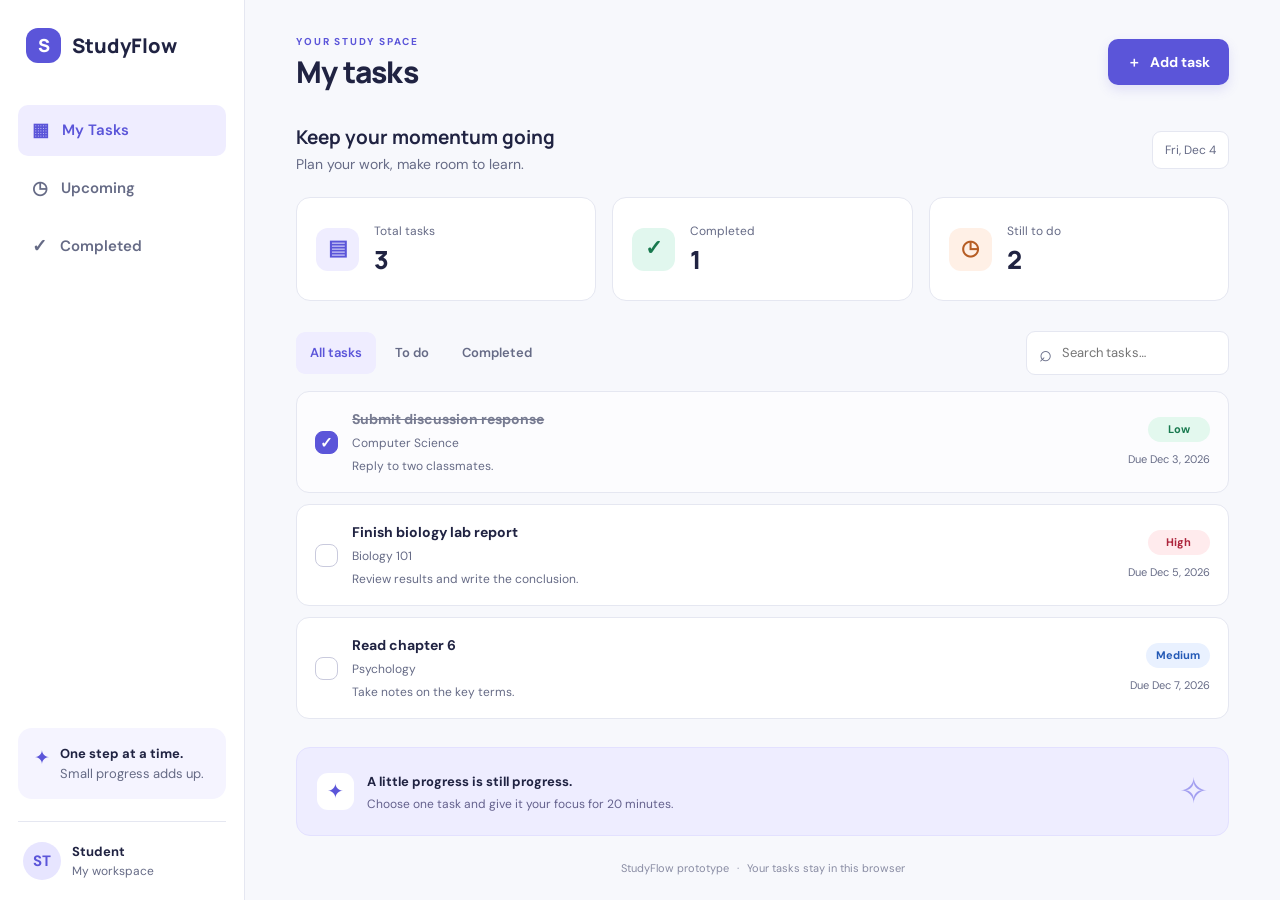
<file: Lab_04/Interface_baseline_a/index.html>
<!doctype html>
<html lang="en">
<head>
  <meta charset="utf-8">
  <meta name="viewport" content="width=device-width, initial-scale=1">
  <meta name="description" content="Accessible student task manager prototype with a single-page task creation form.">
  <title>StudyFlow — Student Task Manager</title>
  <link rel="stylesheet" href="styles.css">
  <script src="script.js" defer></script>
</head>
<body>
  <a class="skip-link" href="#main-content">Skip to main content</a>
  <div class="app-shell">
    <aside class="sidebar" aria-label="Main navigation">
      <a class="brand" href="#" aria-label="StudyFlow home"><span class="brand-mark">S</span><span>StudyFlow</span></a>
      <nav>
        <a class="nav-link active" href="#dashboard" aria-current="page"><span aria-hidden="true">▦</span> My Tasks</a>
        <a class="nav-link" href="#dashboard" data-filter-link="upcoming"><span aria-hidden="true">◷</span> Upcoming</a>
        <a class="nav-link" href="#dashboard" data-filter-link="completed"><span aria-hidden="true">✓</span> Completed</a>
      </nav>
      <div class="sidebar-note"><span class="note-icon" aria-hidden="true">✦</span><p><strong>One step at a time.</strong><br>Small progress adds up.</p></div>
      <div class="profile"><div class="avatar" aria-hidden="true">ST</div><div><strong>Student</strong><small>My workspace</small></div></div>
    </aside>

    <main id="main-content" class="main-content">
      <header class="topbar">
        <div><p class="eyebrow">YOUR STUDY SPACE</p><h1 id="page-title">My tasks</h1></div>
        <button id="add-task-top" class="button primary" type="button"><span aria-hidden="true">＋</span> Add task</button>
      </header>

      <section id="dashboard" aria-labelledby="dashboard-heading">
        <div class="welcome-row">
          <div><h2 id="dashboard-heading">Keep your momentum going</h2><p class="muted">Plan your work, make room to learn.</p></div>
          <div class="date-chip" id="today-label">Your task planner</div>
        </div>
        <div class="stats-grid" aria-label="Task summary">
          <article class="stat-card"><span class="stat-icon lavender" aria-hidden="true">▤</span><div><p>Total tasks</p><strong id="total-count">3</strong></div></article>
          <article class="stat-card"><span class="stat-icon mint" aria-hidden="true">✓</span><div><p>Completed</p><strong id="completed-count">1</strong></div></article>
          <article class="stat-card"><span class="stat-icon peach" aria-hidden="true">◷</span><div><p>Still to do</p><strong id="remaining-count">2</strong></div></article>
        </div>

        <div class="list-toolbar">
          <div class="tabs" role="group" aria-label="Filter tasks">
            <button class="tab active" type="button" data-filter="all" aria-pressed="true">All tasks</button>
            <button class="tab" type="button" data-filter="todo" aria-pressed="false">To do</button>
            <button class="tab" type="button" data-filter="completed" aria-pressed="false">Completed</button>
          </div>
          <label class="search-box"><span aria-hidden="true">⌕</span><span class="sr-only">Search tasks</span><input id="search-input" type="search" placeholder="Search tasks…"></label>
        </div>

        <div id="task-list" class="task-list" aria-label="Tasks"></div>
        <div id="empty-state" class="empty-state" hidden><div class="empty-icon" aria-hidden="true">✧</div><h3>No tasks here yet</h3><p>Add a task or choose another filter to see your work.</p><button class="button primary" id="empty-add" type="button">Create a task</button></div>
      </section>

      <section class="study-tip" aria-label="Study tip"><div class="tip-icon" aria-hidden="true">✦</div><div><strong>A little progress is still progress.</strong><p>Choose one task and give it your focus for 20 minutes.</p></div><span aria-hidden="true" class="tip-spark">✧</span></section>
      <footer>StudyFlow prototype <span>·</span> Your tasks stay in this browser</footer>
    </main>
  </div>

  <div id="task-dialog" class="modal-backdrop" hidden>
    <section class="modal" role="dialog" aria-modal="true" aria-labelledby="dialog-title" aria-describedby="dialog-description">
      <button id="close-dialog" class="icon-button close-button" type="button" aria-label="Close task creator">×</button>
      <div class="modal-heading">
        <span class="modal-mark" aria-hidden="true">✦</span>
        <p class="eyebrow">MAKE A PLAN</p>
        <h2 id="dialog-title">Create a new task</h2>
        <p id="dialog-description" class="muted">Enter the task details below, then save your task.</p>
      </div>

      <form id="task-form" novalidate>
        <div class="field">
          <label for="task-title">Task title <span aria-hidden="true">*</span></label>
          <input id="task-title" name="title" maxlength="80" required aria-describedby="title-hint title-error" placeholder="e.g., Finish biology lab report">
          <div class="field-meta"><small id="title-hint">Use a short, specific title.</small><small id="title-counter">0/80</small></div>
          <p id="title-error" class="field-error" hidden></p>
        </div>
        <div class="field">
          <label for="task-course">Course <span aria-hidden="true">*</span></label>
          <input id="task-course" name="course" maxlength="60" required aria-describedby="course-error" placeholder="e.g., Biology 101">
          <p id="course-error" class="field-error" hidden></p>
        </div>
        <div class="field">
          <label for="task-description">Description <span class="optional">(optional)</span></label>
          <textarea id="task-description" name="description" rows="3" maxlength="300" aria-describedby="description-counter" placeholder="Add notes or smaller steps…"></textarea>
          <div class="field-meta"><span></span><small id="description-counter">0/300</small></div>
        </div>
        <div class="form-row">
          <div class="field">
            <label for="task-due">Due date <span aria-hidden="true">*</span></label>
            <input id="task-due" name="due" type="date" required aria-describedby="due-error">
            <p id="due-error" class="field-error" hidden></p>
          </div>
          <fieldset class="field priority-field">
            <legend>Priority <span aria-hidden="true">*</span></legend>
            <div class="priority-options">
              <label class="priority-option"><input type="radio" name="priority" value="Low"><span class="priority-dot low"></span><span>Low</span></label>
              <label class="priority-option"><input type="radio" name="priority" value="Medium" checked><span class="priority-dot medium"></span><span>Medium</span></label>
              <label class="priority-option"><input type="radio" name="priority" value="High"><span class="priority-dot high"></span><span>High</span></label>
            </div>
          </fieldset>
        </div>
        <div class="form-alert" id="form-error" role="alert" hidden></div>
        <div class="modal-actions">
          <button id="cancel-task" class="button secondary" type="button">Cancel</button>
          <button id="save-task" class="button primary" type="submit">Save task <span aria-hidden="true">✓</span></button>
        </div>
      </form>
      <div id="status-message" class="sr-only" role="status" aria-live="polite" aria-atomic="true"></div>
    </section>
  </div>
  <div id="toast-region" class="toast-region" role="status" aria-live="polite" aria-atomic="true"></div>
</body>
</html>
</file>
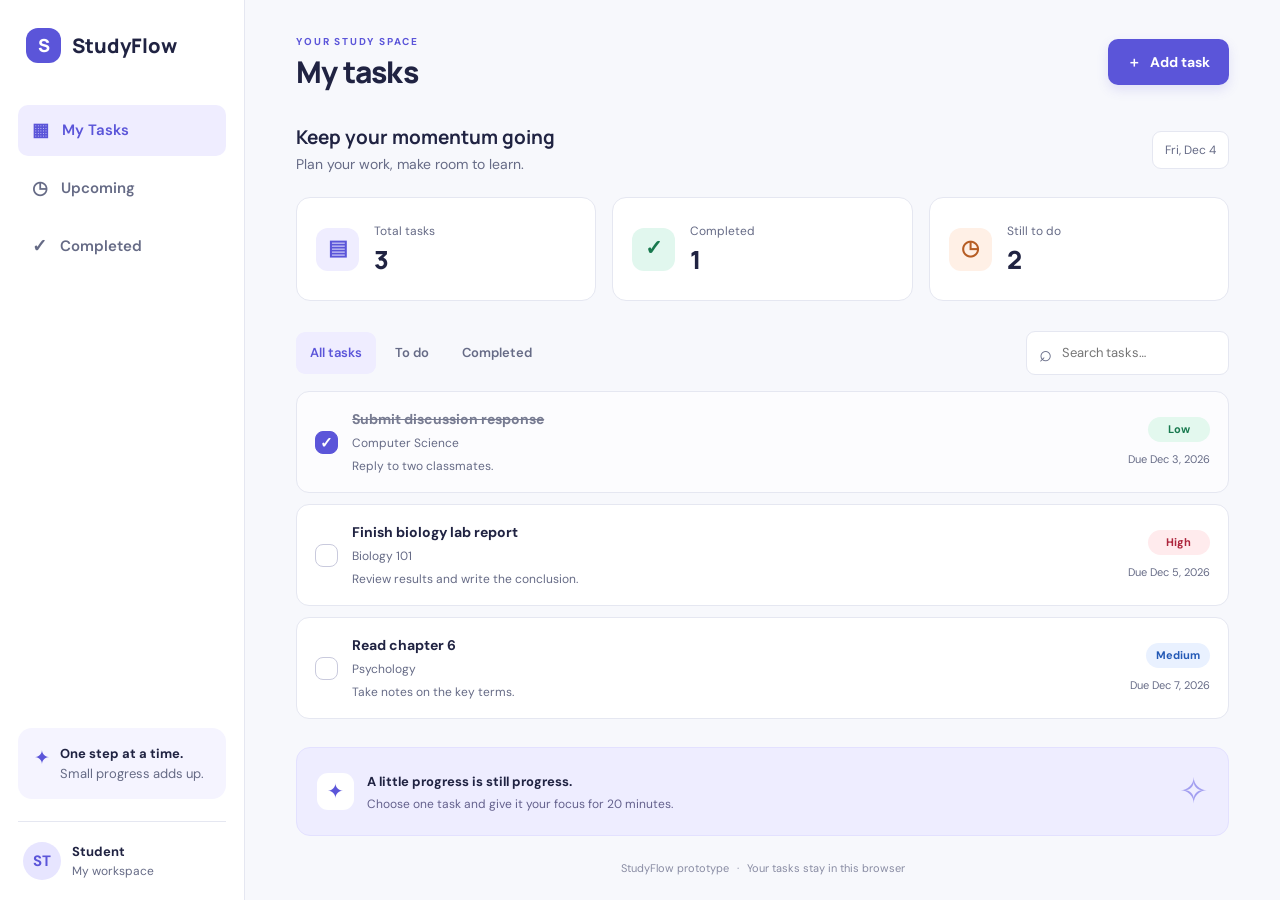
<file: Lab_04/Interface_baseline_b/index.html>
<!doctype html>
<html lang="en">
<head>
  <meta charset="utf-8">
  <meta name="viewport" content="width=device-width, initial-scale=1">
  <meta name="description" content="Accessible student task manager prototype for a multi-step task creation flow.">
  <title>StudyFlow — Student Task Manager</title>
  <link rel="stylesheet" href="styles.css">
  <script src="script.js" defer></script>
</head>
<body>
  <a class="skip-link" href="#main-content">Skip to main content</a>
  <div class="app-shell">
    <aside class="sidebar" aria-label="Main navigation">
      <a class="brand" href="#" aria-label="StudyFlow home"><span class="brand-mark">S</span><span>StudyFlow</span></a>
      <nav>
        <a class="nav-link active" href="#dashboard" aria-current="page"><span aria-hidden="true">▦</span> My Tasks</a>
        <a class="nav-link" href="#dashboard" data-filter-link="upcoming"><span aria-hidden="true">◷</span> Upcoming</a>
        <a class="nav-link" href="#dashboard" data-filter-link="completed"><span aria-hidden="true">✓</span> Completed</a>
      </nav>
      <div class="sidebar-note"><span class="note-icon" aria-hidden="true">✦</span><p><strong>One step at a time.</strong><br>Small progress adds up.</p></div>
      <div class="profile"><div class="avatar" aria-hidden="true">ST</div><div><strong>Student</strong><small>My workspace</small></div></div>
    </aside>

    <main id="main-content" class="main-content">
      <header class="topbar">
        <div><p class="eyebrow">YOUR STUDY SPACE</p><h1 id="page-title">My tasks</h1></div>
        <button id="add-task-top" class="button primary" type="button"><span aria-hidden="true">＋</span> Add task</button>
      </header>

      <section id="dashboard" aria-labelledby="dashboard-heading">
        <div class="welcome-row">
          <div><h2 id="dashboard-heading">Keep your momentum going</h2><p class="muted">Plan your work, make room to learn.</p></div>
          <div class="date-chip" id="today-label">Your task planner</div>
        </div>
        <div class="stats-grid" aria-label="Task summary">
          <article class="stat-card"><span class="stat-icon lavender" aria-hidden="true">▤</span><div><p>Total tasks</p><strong id="total-count">3</strong></div></article>
          <article class="stat-card"><span class="stat-icon mint" aria-hidden="true">✓</span><div><p>Completed</p><strong id="completed-count">1</strong></div></article>
          <article class="stat-card"><span class="stat-icon peach" aria-hidden="true">◷</span><div><p>Still to do</p><strong id="remaining-count">2</strong></div></article>
        </div>

        <div class="list-toolbar">
          <div class="tabs" role="group" aria-label="Filter tasks">
            <button class="tab active" type="button" data-filter="all" aria-pressed="true">All tasks</button>
            <button class="tab" type="button" data-filter="todo" aria-pressed="false">To do</button>
            <button class="tab" type="button" data-filter="completed" aria-pressed="false">Completed</button>
          </div>
          <label class="search-box"><span aria-hidden="true">⌕</span><span class="sr-only">Search tasks</span><input id="search-input" type="search" placeholder="Search tasks…"></label>
        </div>

        <div id="task-list" class="task-list" aria-label="Tasks"></div>
        <div id="empty-state" class="empty-state" hidden><div class="empty-icon" aria-hidden="true">✧</div><h3>No tasks here yet</h3><p>Add a task or choose another filter to see your work.</p><button class="button primary" id="empty-add" type="button">Create a task</button></div>
      </section>

      <section class="study-tip" aria-label="Study tip"><div class="tip-icon" aria-hidden="true">✦</div><div><strong>A little progress is still progress.</strong><p>Choose one task and give it your focus for 20 minutes.</p></div><span aria-hidden="true" class="tip-spark">✧</span></section>
      <footer>StudyFlow prototype <span>·</span> Your tasks stay in this browser</footer>
    </main>
  </div>

  <div id="task-dialog" class="modal-backdrop" hidden>
    <section class="modal" role="dialog" aria-modal="true" aria-labelledby="dialog-title" aria-describedby="dialog-description">
      <button id="close-dialog" class="icon-button close-button" type="button" aria-label="Close task creator">×</button>
      <div class="modal-heading"><span class="modal-mark" aria-hidden="true">✦</span><p class="eyebrow">MAKE A PLAN</p><h2 id="dialog-title">Create a new task</h2><p id="dialog-description" class="muted">Break your work into a clear next step.</p></div>
      <div class="stepper" aria-label="Task creation progress">
        <div class="step active" data-step-indicator="1"><span>1</span><small>Details</small></div><div class="step-line"></div>
        <div class="step" data-step-indicator="2"><span>2</span><small>Review</small></div><div class="step-line"></div>
        <div class="step" data-step-indicator="3"><span>3</span><small>Done</small></div>
      </div>

      <form id="task-form" novalidate>
        <div id="details-step" class="form-step">
          <div class="field"><label for="task-title">Task title <span aria-hidden="true">*</span></label><input id="task-title" name="title" maxlength="80" required aria-describedby="title-hint title-error" placeholder="e.g., Finish biology lab report"><div class="field-meta"><small id="title-hint">Use a short, specific title.</small><small id="title-counter">0/80</small></div><p id="title-error" class="field-error" hidden></p></div>
          <div class="field"><label for="task-course">Course <span aria-hidden="true">*</span></label><input id="task-course" name="course" maxlength="60" required aria-describedby="course-error" placeholder="e.g., Biology 101"><p id="course-error" class="field-error" hidden></p></div>
          <div class="field"><label for="task-description">Description <span class="optional">(optional)</span></label><textarea id="task-description" name="description" rows="3" maxlength="300" aria-describedby="description-counter" placeholder="Add notes or smaller steps…"></textarea><div class="field-meta"><span></span><small id="description-counter">0/300</small></div></div>
          <div class="form-row">
            <div class="field"><label for="task-due">Due date <span aria-hidden="true">*</span></label><input id="task-due" name="due" type="date" required aria-describedby="due-error"><p id="due-error" class="field-error" hidden></p></div>
            <fieldset class="field priority-field"><legend>Priority <span aria-hidden="true">*</span></legend><div class="priority-options">
              <label class="priority-option"><input type="radio" name="priority" value="Low"><span class="priority-dot low"></span><span>Low</span></label>
              <label class="priority-option"><input type="radio" name="priority" value="Medium" checked><span class="priority-dot medium"></span><span>Medium</span></label>
              <label class="priority-option"><input type="radio" name="priority" value="High"><span class="priority-dot high"></span><span>High</span></label>
            </div></fieldset>
          </div>
          <div class="modal-actions"><button id="cancel-task" class="button secondary" type="button">Cancel</button><button id="continue-review" class="button primary" type="button">Review task <span aria-hidden="true">→</span></button></div>
        </div>

        <div id="review-step" class="form-step" hidden>
          <div class="review-banner"><span aria-hidden="true">◎</span><div><strong>Take a quick look</strong><p>Make sure the details look right before saving.</p></div></div>
          <dl id="review-details" class="review-card"></dl>
          <div id="review-error" class="form-alert" role="alert" hidden></div>
          <div class="modal-actions"><button id="back-to-details" class="button secondary" type="button"><span aria-hidden="true">←</span> Edit details</button><button id="save-task" class="button primary" type="submit">Save task <span aria-hidden="true">✓</span></button></div>
        </div>

        <div id="success-step" class="form-step success-step" hidden>
          <div class="success-mark" aria-hidden="true">✓</div><h3>Task added!</h3><p id="success-message" class="muted">Your task is now on your list.</p>
          <div class="success-summary" id="success-summary"></div>
          <div class="modal-actions stacked"><button id="view-tasks" class="button primary" type="button">View my tasks</button><button id="create-another" class="button secondary" type="button">Create another task</button></div>
        </div>
      </form>
      <div id="status-message" class="sr-only" role="status" aria-live="polite" aria-atomic="true"></div>
    </section>
  </div>
  <div id="toast-region" class="toast-region" role="status" aria-live="polite" aria-atomic="true"></div>
</body>
</html>
</file>
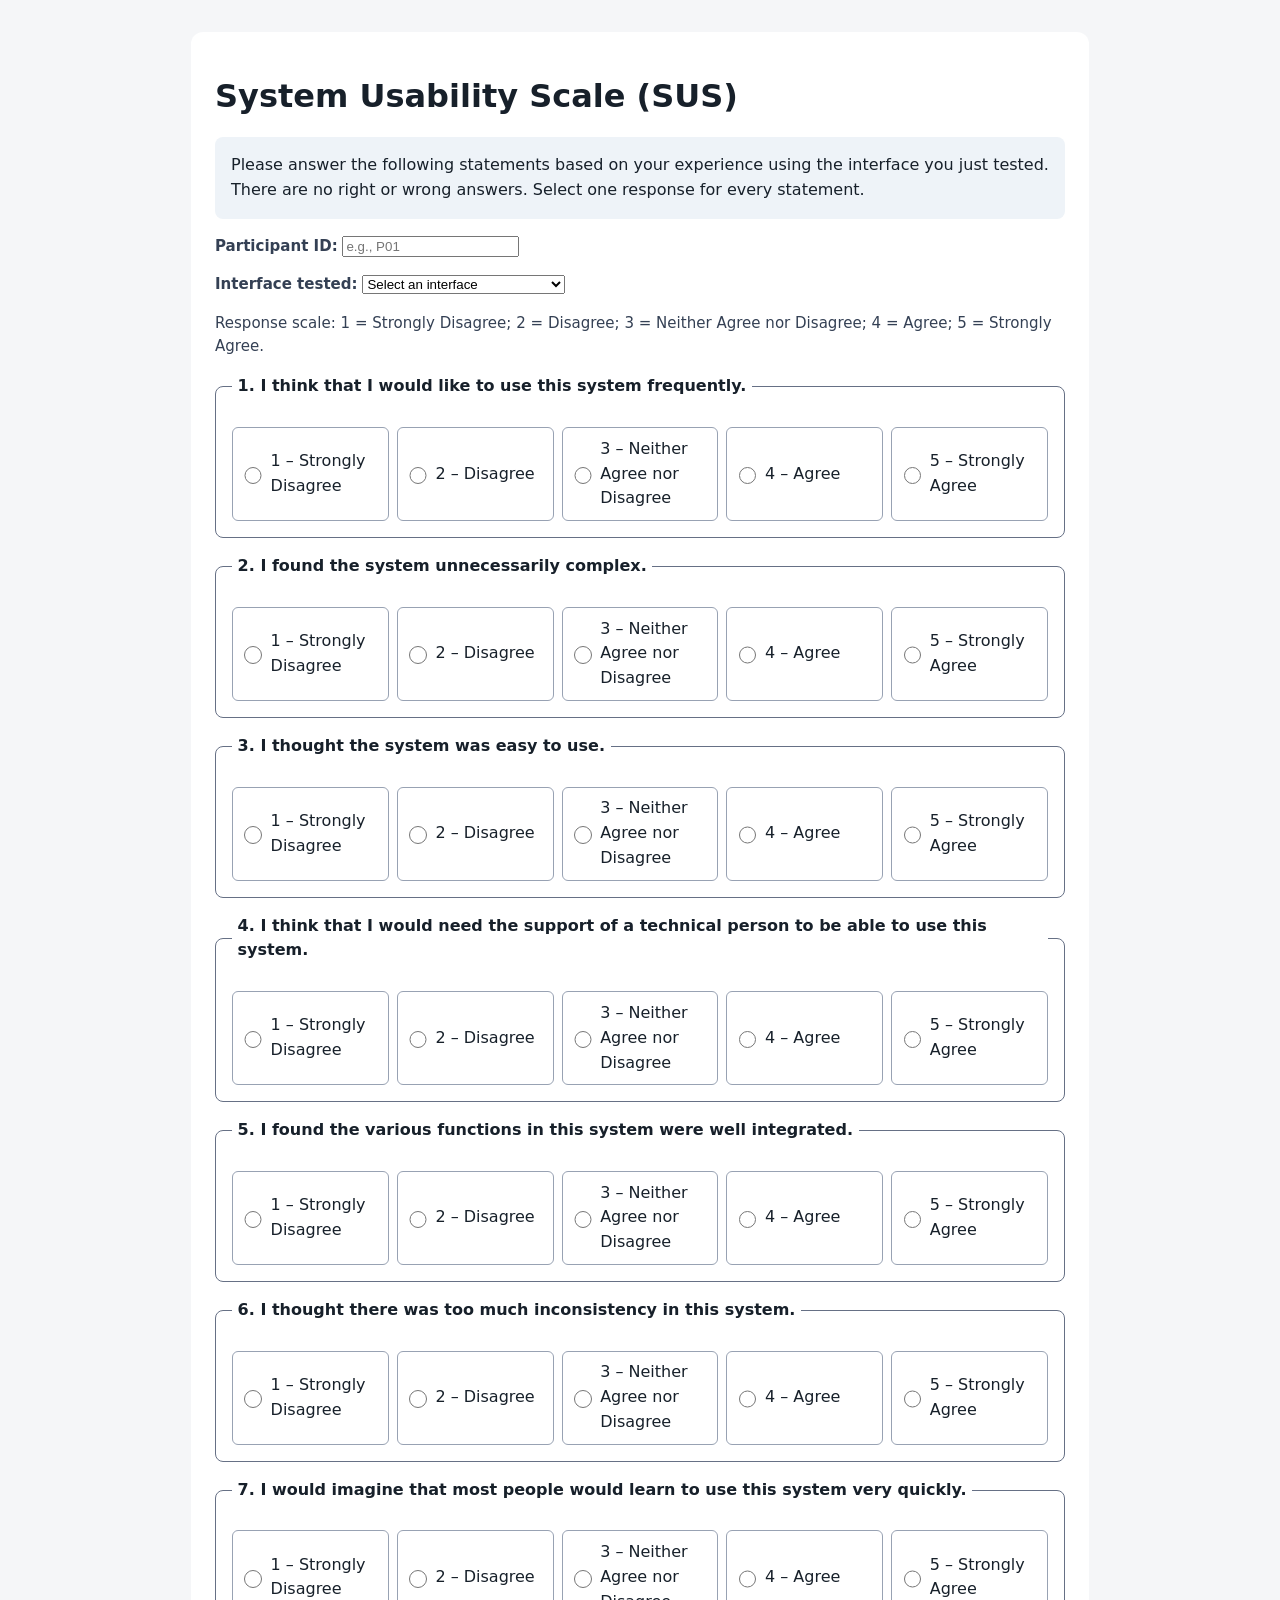
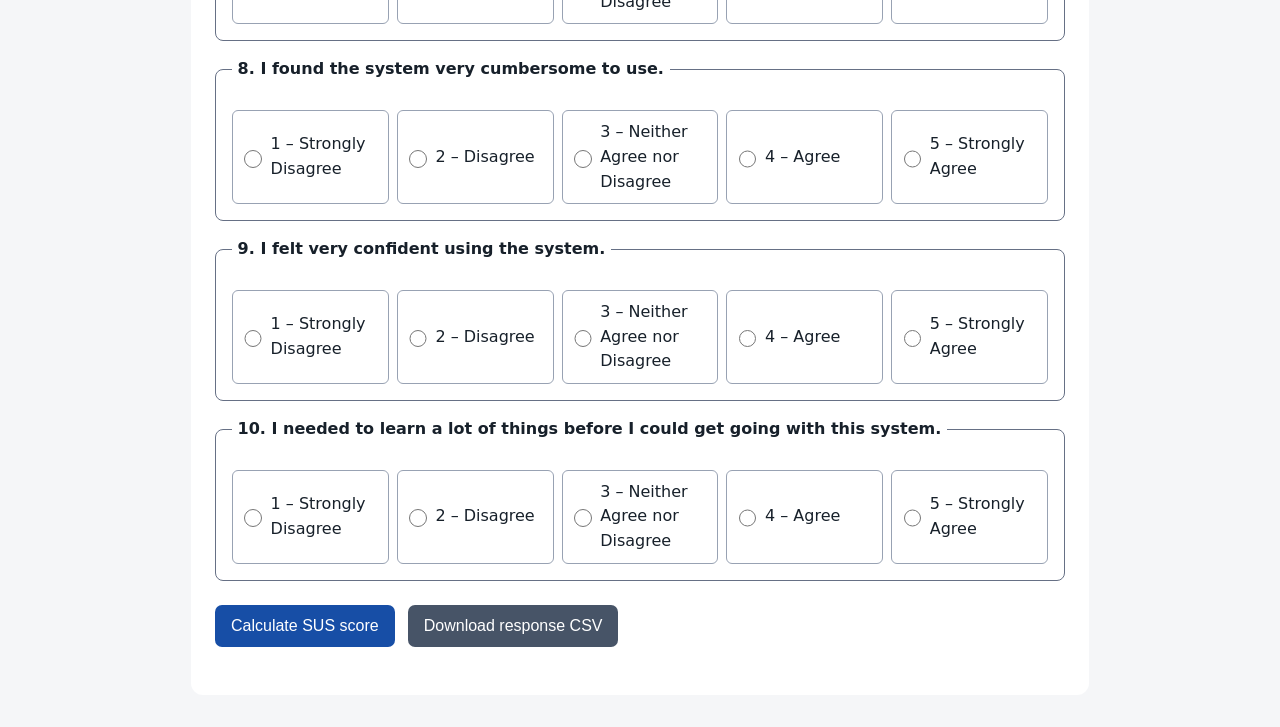
<file: Lab_05/empirical_usability/sus_survey.html>
<!doctype html>
<html lang="en">
<head>
<meta charset="utf-8">
<meta name="viewport" content="width=device-width, initial-scale=1">
<title>StudyFlow – System Usability Scale</title>
<style>
  :root { color-scheme: light; font-family: system-ui, -apple-system, Segoe UI, sans-serif; }
  body { margin: 0; background: #f5f6f8; color: #17202a; line-height: 1.55; }
  main { max-width: 850px; margin: 2rem auto; padding: 1.5rem; background: #fff; border-radius: 12px; }
  h1 { line-height: 1.2; }
  .intro, .notice { background: #eef3f8; padding: 1rem; border-radius: 8px; }
  fieldset { border: 1px solid #667085; border-radius: 8px; margin: 1rem 0; padding: 1rem; }
  legend { font-weight: 650; padding: 0 .35rem; }
  .choices { display: grid; grid-template-columns: repeat(5, minmax(0, 1fr)); gap: .5rem; margin-top: .75rem; }
  .choice { display: flex; align-items: center; gap: .35rem; border: 1px solid #98a2b3; border-radius: 6px; padding: .55rem .4rem; min-height: 44px; }
  input[type=radio] { width: 1.1rem; height: 1.1rem; flex: 0 0 auto; }
  input:focus-visible, button:focus-visible { outline: 3px solid #155eef; outline-offset: 3px; }
  button { padding: .75rem 1rem; margin: .5rem .5rem .5rem 0; border: 0; border-radius: 7px; background: #174ea6; color: #fff; font-size: 1rem; cursor: pointer; }
  button.secondary { background: #475467; }
  .muted { color: #344054; font-size: .94rem; }
  #status { margin-top: 1rem; padding: .8rem; border-radius: 6px; }
  #status:empty { display: none; }
  .error { background: #fff1f0; border: 2px solid #b42318; color: #7a271a; }
  .success { background: #ecfdf3; border: 1px solid #027a48; color: #05603a; }
  #result { margin-top: 1rem; font-weight: 700; }
  @media (max-width: 620px) { main { margin: 0; padding: 1rem; border-radius: 0; } .choices { grid-template-columns: 1fr; } }
</style>
</head>
<body>
<main>
  <h1>System Usability Scale (SUS)</h1>
  <p class="intro">Please answer the following statements based on your experience using the interface you just tested. There are no right or wrong answers. Select one response for every statement.</p>
  <p class="muted"><strong>Participant ID:</strong> <input id="participantId" name="participantId" type="text" maxlength="8" placeholder="e.g., P01" aria-label="Participant ID"></p>
  <p class="muted"><strong>Interface tested:</strong>
    <select id="interfaceName" aria-label="Interface tested">
      <option value="">Select an interface</option>
      <option value="A">Interface A – Single-page form</option>
      <option value="B">Interface B – Guided wizard</option>
    </select>
  </p>
  <p class="muted">Response scale: 1 = Strongly Disagree; 2 = Disagree; 3 = Neither Agree nor Disagree; 4 = Agree; 5 = Strongly Agree.</p>

  <form id="susForm" novalidate>
    <div id="questions"></div>
    <button type="submit">Calculate SUS score</button>
    <button type="button" class="secondary" id="download" disabled>Download response CSV</button>
    <div id="status" role="alert" aria-live="polite" tabindex="-1"></div>
    <div id="result" aria-live="polite"></div>
  </form>
</main>
<script>
const items = [
"I think that I would like to use this system frequently.",
"I found the system unnecessarily complex.",
"I thought the system was easy to use.",
"I think that I would need the support of a technical person to be able to use this system.",
"I found the various functions in this system were well integrated.",
"I thought there was too much inconsistency in this system.",
"I would imagine that most people would learn to use this system very quickly.",
"I found the system very cumbersome to use.",
"I felt very confident using the system.",
"I needed to learn a lot of things before I could get going with this system."
];
const labels = ["1 – Strongly Disagree","2 – Disagree","3 – Neither Agree nor Disagree","4 – Agree","5 – Strongly Agree"];
const container = document.getElementById("questions");
items.forEach((item, i) => {
  const n = i + 1;
  const fs = document.createElement("fieldset");
  const legend = document.createElement("legend");
  legend.textContent = `${n}. ${item}`;
  fs.appendChild(legend);
  const choices = document.createElement("div");
  choices.className = "choices";
  for (let value = 1; value <= 5; value++) {
    const id = `q${n}_${value}`;
    const wrapper = document.createElement("div");
    wrapper.className = "choice";
    const input = document.createElement("input");
    input.type = "radio"; input.name = `q${n}`; input.id = id; input.value = value; input.required = true;
    const label = document.createElement("label");
    label.htmlFor = id; label.textContent = labels[value - 1];
    wrapper.append(input, label); choices.appendChild(wrapper);
  }
  fs.appendChild(choices); container.appendChild(fs);
});
let latest = null;
const form = document.getElementById("susForm");
const statusBox = document.getElementById("status");
const resultBox = document.getElementById("result");
form.addEventListener("submit", (event) => {
  event.preventDefault();
  statusBox.className = ""; statusBox.textContent = ""; resultBox.textContent = "";
  const pid = document.getElementById("participantId").value.trim();
  const condition = document.getElementById("interfaceName").value;
  if (!pid || !condition) {
    statusBox.className = "error";
    statusBox.textContent = "Please enter a participant ID and select the interface tested.";
    statusBox.focus(); return;
  }
  const responses = [];
  for (let i = 1; i <= 10; i++) {
    const selected = form.querySelector(`input[name="q${i}"]:checked`);
    if (!selected) {
      statusBox.className = "error";
      statusBox.textContent = `Please answer item ${i} before calculating the score.`;
      const first = form.querySelector(`input[name="q${i}"]`);
      first.focus(); return;
    }
    responses.push(Number(selected.value));
  }
  const contributions = responses.map((rating, index) => index % 2 === 0 ? rating - 1 : 5 - rating);
  const total = contributions.reduce((sum, value) => sum + value, 0);
  const sus = total * 2.5;
  latest = { participant_id: pid, interface: condition, ...Object.fromEntries(responses.map((v,i)=>[`item_${i+1}`,v])), sus_score: sus };
  resultBox.textContent = `SUS score: ${sus.toFixed(1)} / 100`;
  statusBox.className = "success";
  statusBox.textContent = "All ten items are complete. Download the response CSV and transfer it to the restricted research dataset.";
  document.getElementById("download").disabled = false;
});
document.getElementById("download").addEventListener("click", () => {
  if (!latest) return;
  const headers = Object.keys(latest);
  const row = headers.map(k => latest[k]);
  const csv = [headers.join(","), row.join(",")].join("\r\n");
  const blob = new Blob([csv], {type:"text/csv;charset=utf-8"});
  const url = URL.createObjectURL(blob);
  const a = document.createElement("a");
  a.href = url; a.download = `sus_${latest.participant_id}_${latest.interface}.csv`;
  document.body.appendChild(a); a.click(); a.remove(); URL.revokeObjectURL(url);
});
</script>
</body>
</html>
</file>
<file: Lab_04/Interface_baseline_a/styles.css>
@import url('https://fonts.googleapis.com/css2?family=DM+Sans:wght@400;500;600;700&family=Manrope:wght@400;500;600;700;800&display=swap');
:root{--ink:#202342;--muted:#666b86;--line:#e5e7f1;--bg:#f7f8fc;--purple:#5b55d9;--purple-dark:#4640bb;--lavender:#efedff;--mint:#e1f7ee;--peach:#fff0e6;--danger:#b4233b;--success:#18794e;--shadow:0 18px 50px rgba(37,38,82,.14)}
*{box-sizing:border-box}html{scroll-behavior:smooth}body{margin:0;background:var(--bg);color:var(--ink);font-family:"DM Sans",Arial,sans-serif;font-size:15px;line-height:1.5}button,input,textarea{font:inherit}button,a,input,textarea{outline-offset:3px}button:focus-visible,a:focus-visible,input:focus-visible,textarea:focus-visible{outline:3px solid #2821d8;outline-offset:3px}button{cursor:pointer}button:disabled{cursor:not-allowed;opacity:.55}.sr-only{position:absolute;width:1px;height:1px;padding:0;margin:-1px;overflow:hidden;clip:rect(0,0,0,0);white-space:nowrap;border:0}.skip-link{position:absolute;left:12px;top:-60px;background:#fff;color:var(--ink);padding:12px 16px;z-index:100;border-radius:8px}.skip-link:focus{top:12px}.app-shell{min-height:100vh;display:grid;grid-template-columns:245px minmax(0,1fr)}.sidebar{background:#fff;border-right:1px solid var(--line);padding:28px 18px 20px;display:flex;flex-direction:column;min-height:100vh}.brand{display:flex;align-items:center;gap:11px;font-family:Manrope,sans-serif;font-size:20px;font-weight:800;color:var(--ink);text-decoration:none;padding:0 8px 42px}.brand-mark{display:grid;place-items:center;width:35px;height:35px;background:var(--purple);color:white;border-radius:12px;font-size:18px}.sidebar nav{display:grid;gap:7px}.nav-link{display:flex;align-items:center;gap:13px;padding:12px 14px;border-radius:10px;color:var(--muted);text-decoration:none;font-weight:600;min-height:46px}.nav-link span{font-size:18px}.nav-link:hover{background:#f6f5ff;color:var(--purple)}.nav-link.active{background:var(--lavender);color:var(--purple)}.sidebar-note{margin-top:auto;background:#f5f4ff;border-radius:14px;padding:16px;display:flex;gap:10px;color:var(--muted);font-size:13px}.sidebar-note p{margin:0}.sidebar-note strong{color:var(--ink);font-size:13px}.note-icon{color:var(--purple);font-size:19px}.profile{border-top:1px solid var(--line);margin-top:22px;padding:20px 5px 0;display:flex;align-items:center;gap:11px}.avatar{width:38px;height:38px;border-radius:50%;display:grid;place-items:center;background:#e7e5ff;color:var(--purple);font-weight:700}.profile strong,.profile small{display:block}.profile strong{font-size:13px}.profile small{font-size:12px;color:var(--muted)}.main-content{max-width:1280px;width:100%;margin:0 auto;padding:34px clamp(22px,4vw,56px) 24px}.topbar{display:flex;align-items:center;justify-content:space-between;gap:20px;margin-bottom:34px}.eyebrow{font-size:10px;letter-spacing:1.8px;font-weight:700;color:var(--purple);margin:0 0 5px}.topbar h1{font:800 30px/1.2 Manrope,sans-serif;margin:0;letter-spacing:-.8px}.button{min-height:46px;min-width:44px;border:1px solid transparent;border-radius:10px;padding:11px 18px;display:inline-flex;align-items:center;justify-content:center;gap:9px;font-weight:700;font-size:14px;transition:background .15s,transform .1s,border-color .15s}.button.primary{background:var(--purple);color:#fff;box-shadow:0 5px 12px rgba(91,85,217,.15)}.button.primary:hover{background:var(--purple-dark)}.button.primary:active{transform:translateY(1px);background:#3934a4}.button.secondary{background:#fff;border-color:#dfe1ef;color:var(--ink)}.button.secondary:hover{background:#f8f8ff;border-color:#bcb9f5}.welcome-row{display:flex;align-items:center;justify-content:space-between;gap:20px;margin-bottom:22px}.welcome-row h2{font:700 19px Manrope,sans-serif;margin:0 0 4px}.muted{color:var(--muted);margin:0;font-size:14px}.date-chip{padding:9px 12px;border:1px solid var(--line);border-radius:9px;background:white;color:var(--muted);font-size:12px;white-space:nowrap}.stats-grid{display:grid;grid-template-columns:repeat(3,minmax(0,1fr));gap:16px;margin-bottom:30px}.stat-card{background:#fff;border:1px solid var(--line);border-radius:14px;padding:19px;display:flex;align-items:center;gap:15px;min-height:104px}.stat-icon{width:43px;height:43px;display:grid;place-items:center;border-radius:12px;font-size:21px;font-weight:700}.lavender{background:var(--lavender);color:var(--purple)}.mint{background:var(--mint);color:var(--success)}.peach{background:var(--peach);color:#b65d24}.stat-card p{font-size:12px;color:var(--muted);margin:0 0 2px}.stat-card strong{font:800 25px Manrope,sans-serif}.list-toolbar{display:flex;align-items:center;justify-content:space-between;gap:14px;margin-bottom:16px}.tabs{display:flex;align-items:center;gap:5px;flex-wrap:wrap}.tab{border:1px solid transparent;background:transparent;color:var(--muted);padding:9px 13px;min-height:42px;border-radius:9px;font-size:13px;font-weight:600}.tab:hover{background:#efeffa}.tab.active{background:var(--lavender);color:var(--purple)}.search-box{display:flex;align-items:center;gap:8px;background:#fff;border:1px solid var(--line);border-radius:9px;padding:0 12px;min-height:44px;max-width:240px;color:var(--muted)}.search-box span{font-size:22px}.search-box input{border:0;outline:0;width:100%;min-width:0;background:transparent;color:var(--ink);font-size:13px}.search-box:focus-within{outline:3px solid #2821d8;outline-offset:2px}.task-list{display:grid;gap:11px}.task-card{display:grid;grid-template-columns:auto minmax(0,1fr) auto;align-items:center;gap:14px;background:#fff;border:1px solid var(--line);border-radius:13px;padding:17px 18px;transition:border-color .15s,box-shadow .15s}.task-card:hover{border-color:#c8c5fa;box-shadow:0 5px 18px rgba(40,38,90,.05)}.task-check{appearance:none;width:23px;height:23px;border:1.5px solid #c9cadd;border-radius:8px;background:#fff;display:grid;place-items:center;margin:0;cursor:pointer}.task-check:checked{background:var(--purple);border-color:var(--purple)}.task-check:checked:after{content:"✓";color:white;font-size:15px;font-weight:700}.task-title{font-weight:700;margin:0 0 4px;font-size:14px;overflow-wrap:anywhere}.task-course{color:var(--muted);font-size:12px;margin:0}.task-description{color:var(--muted);font-size:12px;margin:5px 0 0}.task-card.is-complete .task-title{text-decoration:line-through;color:#777b91}.task-card.is-complete{background:#fcfcfe}.task-meta{display:flex;align-items:flex-end;gap:9px;flex-direction:column}.priority-pill{font-size:11px;font-weight:700;border-radius:20px;padding:4px 10px;min-width:62px;text-align:center}.priority-pill.High{background:#ffebed;color:#ad263d}.priority-pill.Medium{background:#e9f1ff;color:#245ab6}.priority-pill.Low{background:#e3f8ee;color:#18794e}.due-date{font-size:11px;color:var(--muted);white-space:nowrap}.empty-state{background:#fff;border:1px dashed #cbc9ed;border-radius:14px;text-align:center;padding:40px 20px}.empty-state[hidden]{display:none}.empty-icon{font-size:34px;color:var(--purple)}.empty-state h3{margin:5px 0;font-family:Manrope,sans-serif}.empty-state p{color:var(--muted);font-size:13px;margin:0 0 18px}.study-tip{margin-top:28px;background:#eeedff;border:1px solid #e3e1ff;border-radius:14px;padding:17px 20px;display:flex;align-items:center;gap:13px;position:relative;overflow:hidden}.tip-icon{width:37px;height:37px;display:grid;place-items:center;border-radius:11px;background:#fff;color:var(--purple);font-size:20px}.study-tip strong{font-size:13px}.study-tip p{margin:3px 0 0;color:#64618d;font-size:12px}.tip-spark{margin-left:auto;color:#a29ef0;font-size:35px}footer{color:#898ca3;font-size:11px;text-align:center;padding:24px 0 0}footer span{padding:0 5px}.modal-backdrop{position:fixed;inset:0;z-index:10;background:rgba(25,26,54,.48);display:grid;place-items:center;padding:20px;overflow:auto}.modal-backdrop[hidden]{display:none}.modal{position:relative;background:#fff;border-radius:20px;width:min(100%,620px);padding:28px clamp(20px,4vw,42px) 30px;box-shadow:var(--shadow);max-height:calc(100vh - 40px);overflow-y:auto}.close-button{position:absolute;right:18px;top:18px}.icon-button{width:44px;height:44px;border:1px solid var(--line);border-radius:12px;background:#fff;color:var(--muted);font-size:25px;display:grid;place-items:center}.icon-button:hover{background:#f7f7fc}.modal-heading{text-align:center;padding:3px 24px 0}.modal-mark{width:39px;height:39px;display:grid;place-items:center;background:var(--lavender);color:var(--purple);border-radius:13px;margin:0 auto 12px;font-size:21px}.modal-heading h2{font:800 24px Manrope,sans-serif;letter-spacing:-.5px;margin:4px 0 6px}.modal-heading .muted{font-size:13px}.stepper{display:flex;align-items:center;justify-content:center;gap:10px;margin:27px auto 28px;max-width:370px}.step{display:flex;align-items:center;gap:7px;color:#8588a0;white-space:nowrap}.step span{width:27px;height:27px;display:grid;place-items:center;border-radius:50%;background:#f0f1f6;font-size:12px;font-weight:700}.step small{font-size:11px;font-weight:600}.step.active{color:var(--purple)}.step.active span{background:var(--purple);color:white}.step.done span{background:#dff6e9;color:var(--success)}.step-line{height:1px;background:#e3e4ee;width:33px}.form-step[hidden]{display:none}.field{margin-bottom:18px;min-width:0}.field label,.field legend{display:block;font-size:12px;font-weight:700;margin-bottom:7px;color:var(--ink)}.field label>span:not(.optional),.field legend span{color:var(--danger)}.optional{color:var(--muted);font-weight:400}.field input:not([type=radio]),.field textarea{width:100%;border:1px solid #d9dbea;border-radius:9px;padding:12px 13px;background:#fff;color:var(--ink);min-height:46px;font-size:13px}.field textarea{resize:vertical;min-height:83px}.field input::placeholder,.field textarea::placeholder{color:#9699ae}.field input[aria-invalid=true],.field textarea[aria-invalid=true]{border-color:var(--danger);background:#fffafb}.field-meta{display:flex;justify-content:space-between;gap:10px;margin-top:5px;color:#777b93;font-size:11px}.field-meta small{font-size:11px}.field-error{font-size:12px;color:var(--danger);margin:5px 0 0}.field-error[hidden]{display:none}.form-row{display:grid;grid-template-columns:1fr 1.2fr;gap:18px}.priority-field{border:0;padding:0;margin:0 0 18px;min-width:0}.priority-field legend{padding:0}.priority-options{display:flex;align-items:center;gap:8px;flex-wrap:wrap}.priority-option{display:flex!important;align-items:center;gap:6px!important;margin:0!important;border:1px solid #e3e4ee;border-radius:9px;padding:8px 9px;min-height:44px;cursor:pointer;font-size:11px!important}.priority-option:has(input:checked){border-color:#aaa6f3;background:#f7f6ff}.priority-option input{width:15px;height:15px;accent-color:var(--purple);margin:0}.priority-dot{width:7px;height:7px;border-radius:50%;display:none}.modal-actions{display:flex;justify-content:space-between;gap:12px;border-top:1px solid #f0f0f6;padding-top:20px;margin-top:24px}.modal-actions .button{flex:1}.review-banner{display:flex;align-items:flex-start;gap:12px;padding:14px;background:#f3f2ff;border-radius:11px;margin-bottom:17px}.review-banner>span{color:var(--purple);font-size:21px}.review-banner strong{font-size:13px}.review-banner p{margin:3px 0 0;font-size:12px;color:var(--muted)}.review-card{border:1px solid var(--line);border-radius:12px;padding:4px 16px;margin:0}.review-card div{display:grid;grid-template-columns:110px minmax(0,1fr);gap:12px;padding:13px 0;border-bottom:1px solid #eeeef5}.review-card div:last-child{border-bottom:0}.review-card dt{font-size:12px;color:var(--muted)}.review-card dd{font-size:13px;font-weight:600;margin:0;overflow-wrap:anywhere;white-space:pre-wrap}.form-alert{margin-top:14px;background:#fff0f1;border:1px solid #f4c9cf;color:var(--danger);padding:11px 13px;border-radius:9px;font-size:12px}.form-alert[hidden]{display:none}.success-step{text-align:center;padding-top:4px}.success-mark{width:65px;height:65px;display:grid;place-items:center;border-radius:50%;background:#e0f7eb;color:var(--success);font-size:33px;margin:0 auto 16px}.success-step h3{font:800 23px Manrope,sans-serif;margin:0 0 6px}.success-step>.muted{font-size:13px}.success-summary{text-align:left;background:#f8f8fc;border:1px solid var(--line);padding:14px 16px;border-radius:11px;margin-top:23px}.success-summary strong{display:block;font-size:13px}.success-summary p{font-size:12px;color:var(--muted);margin:3px 0 0}.modal-actions.stacked{flex-direction:column;margin-top:18px}.modal-actions.stacked .button{flex:auto}.toast-region{position:fixed;right:22px;bottom:22px;z-index:30;display:grid;gap:8px;max-width:min(380px,calc(100vw - 44px))}.toast{background:#202342;color:white;border-radius:11px;padding:13px 16px;box-shadow:var(--shadow);font-size:13px;animation:toast-in .2s ease-out}.toast.success{background:#176944}.toast.error{background:#a92138}@keyframes toast-in{from{opacity:0;transform:translateY(7px)}to{opacity:1;transform:translateY(0)}}@media(prefers-reduced-motion:reduce){*,*:before,*:after{scroll-behavior:auto!important;animation-duration:.01ms!important;animation-iteration-count:1!important;transition-duration:.01ms!important}}@media(max-width:850px){.app-shell{grid-template-columns:78px minmax(0,1fr)}.sidebar{padding:24px 10px 16px;align-items:center}.brand{padding:0 0 36px}.brand>span:last-child,.nav-link:not(.active)::after,.nav-link{font-size:0}.nav-link{justify-content:center;width:48px;padding:10px}.nav-link span{font-size:20px}.sidebar-note{display:none}.profile{padding-top:18px}.profile>div:last-child{display:none}.main-content{padding:28px 22px}.nav-link.active{font-size:0}}@media(max-width:600px){.app-shell{display:block}.sidebar{min-height:auto;height:auto;display:flex;flex-direction:row;justify-content:space-between;padding:12px 18px;border-right:0;border-bottom:1px solid var(--line)}.brand{padding:0;font-size:17px}.brand>span:last-child{display:inline}.sidebar nav{display:flex;gap:3px}.nav-link{width:42px;height:44px;padding:8px}.nav-link.active{font-size:0}.profile{display:none}.main-content{padding:25px 16px}.topbar{margin-bottom:27px}.topbar h1{font-size:25px}.button{padding:10px 13px}.welcome-row{align-items:flex-start;flex-direction:column}.stats-grid{gap:8px}.stat-card{padding:12px 10px;gap:8px;min-height:92px}.stat-icon{width:32px;height:32px;font-size:17px}.stat-card p{font-size:10px}.stat-card strong{font-size:21px}.list-toolbar{align-items:stretch;flex-direction:column}.search-box{max-width:none}.task-card{padding:14px 12px;gap:10px}.task-meta{gap:7px}.due-date{white-space:normal;text-align:right;max-width:100px}.modal-backdrop{padding:8px;align-items:end}.modal{max-height:94vh;border-radius:20px 20px 12px 12px;padding:25px 18px}.modal-heading h2{font-size:21px}.stepper{gap:6px}.step small{font-size:10px}.step-line{width:18px}.form-row{grid-template-columns:1fr;gap:0}.priority-options{gap:6px}.priority-option{padding:7px 8px}.modal-actions{gap:8px}.modal-actions .button{font-size:12px;padding:10px 8px}.review-card div{grid-template-columns:82px minmax(0,1fr)}.date-chip{white-space:normal}.study-tip{padding:14px}.tip-spark{display:none}}
/* Interface A: hide wizard-only progress styling; all form fields appear together. */
.stepper { display: none !important; }
</file>
<file: Lab_04/Interface_baseline_b/styles.css>
@import url('https://fonts.googleapis.com/css2?family=DM+Sans:wght@400;500;600;700&family=Manrope:wght@400;500;600;700;800&display=swap');
:root{--ink:#202342;--muted:#666b86;--line:#e5e7f1;--bg:#f7f8fc;--purple:#5b55d9;--purple-dark:#4640bb;--lavender:#efedff;--mint:#e1f7ee;--peach:#fff0e6;--danger:#b4233b;--success:#18794e;--shadow:0 18px 50px rgba(37,38,82,.14)}
*{box-sizing:border-box}html{scroll-behavior:smooth}body{margin:0;background:var(--bg);color:var(--ink);font-family:"DM Sans",Arial,sans-serif;font-size:15px;line-height:1.5}button,input,textarea{font:inherit}button,a,input,textarea{outline-offset:3px}button:focus-visible,a:focus-visible,input:focus-visible,textarea:focus-visible{outline:3px solid #2821d8;outline-offset:3px}button{cursor:pointer}button:disabled{cursor:not-allowed;opacity:.55}.sr-only{position:absolute;width:1px;height:1px;padding:0;margin:-1px;overflow:hidden;clip:rect(0,0,0,0);white-space:nowrap;border:0}.skip-link{position:absolute;left:12px;top:-60px;background:#fff;color:var(--ink);padding:12px 16px;z-index:100;border-radius:8px}.skip-link:focus{top:12px}.app-shell{min-height:100vh;display:grid;grid-template-columns:245px minmax(0,1fr)}.sidebar{background:#fff;border-right:1px solid var(--line);padding:28px 18px 20px;display:flex;flex-direction:column;min-height:100vh}.brand{display:flex;align-items:center;gap:11px;font-family:Manrope,sans-serif;font-size:20px;font-weight:800;color:var(--ink);text-decoration:none;padding:0 8px 42px}.brand-mark{display:grid;place-items:center;width:35px;height:35px;background:var(--purple);color:white;border-radius:12px;font-size:18px}.sidebar nav{display:grid;gap:7px}.nav-link{display:flex;align-items:center;gap:13px;padding:12px 14px;border-radius:10px;color:var(--muted);text-decoration:none;font-weight:600;min-height:46px}.nav-link span{font-size:18px}.nav-link:hover{background:#f6f5ff;color:var(--purple)}.nav-link.active{background:var(--lavender);color:var(--purple)}.sidebar-note{margin-top:auto;background:#f5f4ff;border-radius:14px;padding:16px;display:flex;gap:10px;color:var(--muted);font-size:13px}.sidebar-note p{margin:0}.sidebar-note strong{color:var(--ink);font-size:13px}.note-icon{color:var(--purple);font-size:19px}.profile{border-top:1px solid var(--line);margin-top:22px;padding:20px 5px 0;display:flex;align-items:center;gap:11px}.avatar{width:38px;height:38px;border-radius:50%;display:grid;place-items:center;background:#e7e5ff;color:var(--purple);font-weight:700}.profile strong,.profile small{display:block}.profile strong{font-size:13px}.profile small{font-size:12px;color:var(--muted)}.main-content{max-width:1280px;width:100%;margin:0 auto;padding:34px clamp(22px,4vw,56px) 24px}.topbar{display:flex;align-items:center;justify-content:space-between;gap:20px;margin-bottom:34px}.eyebrow{font-size:10px;letter-spacing:1.8px;font-weight:700;color:var(--purple);margin:0 0 5px}.topbar h1{font:800 30px/1.2 Manrope,sans-serif;margin:0;letter-spacing:-.8px}.button{min-height:46px;min-width:44px;border:1px solid transparent;border-radius:10px;padding:11px 18px;display:inline-flex;align-items:center;justify-content:center;gap:9px;font-weight:700;font-size:14px;transition:background .15s,transform .1s,border-color .15s}.button.primary{background:var(--purple);color:#fff;box-shadow:0 5px 12px rgba(91,85,217,.15)}.button.primary:hover{background:var(--purple-dark)}.button.primary:active{transform:translateY(1px);background:#3934a4}.button.secondary{background:#fff;border-color:#dfe1ef;color:var(--ink)}.button.secondary:hover{background:#f8f8ff;border-color:#bcb9f5}.welcome-row{display:flex;align-items:center;justify-content:space-between;gap:20px;margin-bottom:22px}.welcome-row h2{font:700 19px Manrope,sans-serif;margin:0 0 4px}.muted{color:var(--muted);margin:0;font-size:14px}.date-chip{padding:9px 12px;border:1px solid var(--line);border-radius:9px;background:white;color:var(--muted);font-size:12px;white-space:nowrap}.stats-grid{display:grid;grid-template-columns:repeat(3,minmax(0,1fr));gap:16px;margin-bottom:30px}.stat-card{background:#fff;border:1px solid var(--line);border-radius:14px;padding:19px;display:flex;align-items:center;gap:15px;min-height:104px}.stat-icon{width:43px;height:43px;display:grid;place-items:center;border-radius:12px;font-size:21px;font-weight:700}.lavender{background:var(--lavender);color:var(--purple)}.mint{background:var(--mint);color:var(--success)}.peach{background:var(--peach);color:#b65d24}.stat-card p{font-size:12px;color:var(--muted);margin:0 0 2px}.stat-card strong{font:800 25px Manrope,sans-serif}.list-toolbar{display:flex;align-items:center;justify-content:space-between;gap:14px;margin-bottom:16px}.tabs{display:flex;align-items:center;gap:5px;flex-wrap:wrap}.tab{border:1px solid transparent;background:transparent;color:var(--muted);padding:9px 13px;min-height:42px;border-radius:9px;font-size:13px;font-weight:600}.tab:hover{background:#efeffa}.tab.active{background:var(--lavender);color:var(--purple)}.search-box{display:flex;align-items:center;gap:8px;background:#fff;border:1px solid var(--line);border-radius:9px;padding:0 12px;min-height:44px;max-width:240px;color:var(--muted)}.search-box span{font-size:22px}.search-box input{border:0;outline:0;width:100%;min-width:0;background:transparent;color:var(--ink);font-size:13px}.search-box:focus-within{outline:3px solid #2821d8;outline-offset:2px}.task-list{display:grid;gap:11px}.task-card{display:grid;grid-template-columns:auto minmax(0,1fr) auto;align-items:center;gap:14px;background:#fff;border:1px solid var(--line);border-radius:13px;padding:17px 18px;transition:border-color .15s,box-shadow .15s}.task-card:hover{border-color:#c8c5fa;box-shadow:0 5px 18px rgba(40,38,90,.05)}.task-check{appearance:none;width:23px;height:23px;border:1.5px solid #c9cadd;border-radius:8px;background:#fff;display:grid;place-items:center;margin:0;cursor:pointer}.task-check:checked{background:var(--purple);border-color:var(--purple)}.task-check:checked:after{content:"✓";color:white;font-size:15px;font-weight:700}.task-title{font-weight:700;margin:0 0 4px;font-size:14px;overflow-wrap:anywhere}.task-course{color:var(--muted);font-size:12px;margin:0}.task-description{color:var(--muted);font-size:12px;margin:5px 0 0}.task-card.is-complete .task-title{text-decoration:line-through;color:#777b91}.task-card.is-complete{background:#fcfcfe}.task-meta{display:flex;align-items:flex-end;gap:9px;flex-direction:column}.priority-pill{font-size:11px;font-weight:700;border-radius:20px;padding:4px 10px;min-width:62px;text-align:center}.priority-pill.High{background:#ffebed;color:#ad263d}.priority-pill.Medium{background:#e9f1ff;color:#245ab6}.priority-pill.Low{background:#e3f8ee;color:#18794e}.due-date{font-size:11px;color:var(--muted);white-space:nowrap}.empty-state{background:#fff;border:1px dashed #cbc9ed;border-radius:14px;text-align:center;padding:40px 20px}.empty-state[hidden]{display:none}.empty-icon{font-size:34px;color:var(--purple)}.empty-state h3{margin:5px 0;font-family:Manrope,sans-serif}.empty-state p{color:var(--muted);font-size:13px;margin:0 0 18px}.study-tip{margin-top:28px;background:#eeedff;border:1px solid #e3e1ff;border-radius:14px;padding:17px 20px;display:flex;align-items:center;gap:13px;position:relative;overflow:hidden}.tip-icon{width:37px;height:37px;display:grid;place-items:center;border-radius:11px;background:#fff;color:var(--purple);font-size:20px}.study-tip strong{font-size:13px}.study-tip p{margin:3px 0 0;color:#64618d;font-size:12px}.tip-spark{margin-left:auto;color:#a29ef0;font-size:35px}footer{color:#898ca3;font-size:11px;text-align:center;padding:24px 0 0}footer span{padding:0 5px}.modal-backdrop{position:fixed;inset:0;z-index:10;background:rgba(25,26,54,.48);display:grid;place-items:center;padding:20px;overflow:auto}.modal-backdrop[hidden]{display:none}.modal{position:relative;background:#fff;border-radius:20px;width:min(100%,620px);padding:28px clamp(20px,4vw,42px) 30px;box-shadow:var(--shadow);max-height:calc(100vh - 40px);overflow-y:auto}.close-button{position:absolute;right:18px;top:18px}.icon-button{width:44px;height:44px;border:1px solid var(--line);border-radius:12px;background:#fff;color:var(--muted);font-size:25px;display:grid;place-items:center}.icon-button:hover{background:#f7f7fc}.modal-heading{text-align:center;padding:3px 24px 0}.modal-mark{width:39px;height:39px;display:grid;place-items:center;background:var(--lavender);color:var(--purple);border-radius:13px;margin:0 auto 12px;font-size:21px}.modal-heading h2{font:800 24px Manrope,sans-serif;letter-spacing:-.5px;margin:4px 0 6px}.modal-heading .muted{font-size:13px}.stepper{display:flex;align-items:center;justify-content:center;gap:10px;margin:27px auto 28px;max-width:370px}.step{display:flex;align-items:center;gap:7px;color:#8588a0;white-space:nowrap}.step span{width:27px;height:27px;display:grid;place-items:center;border-radius:50%;background:#f0f1f6;font-size:12px;font-weight:700}.step small{font-size:11px;font-weight:600}.step.active{color:var(--purple)}.step.active span{background:var(--purple);color:white}.step.done span{background:#dff6e9;color:var(--success)}.step-line{height:1px;background:#e3e4ee;width:33px}.form-step[hidden]{display:none}.field{margin-bottom:18px;min-width:0}.field label,.field legend{display:block;font-size:12px;font-weight:700;margin-bottom:7px;color:var(--ink)}.field label>span:not(.optional),.field legend span{color:var(--danger)}.optional{color:var(--muted);font-weight:400}.field input:not([type=radio]),.field textarea{width:100%;border:1px solid #d9dbea;border-radius:9px;padding:12px 13px;background:#fff;color:var(--ink);min-height:46px;font-size:13px}.field textarea{resize:vertical;min-height:83px}.field input::placeholder,.field textarea::placeholder{color:#9699ae}.field input[aria-invalid=true],.field textarea[aria-invalid=true]{border-color:var(--danger);background:#fffafb}.field-meta{display:flex;justify-content:space-between;gap:10px;margin-top:5px;color:#777b93;font-size:11px}.field-meta small{font-size:11px}.field-error{font-size:12px;color:var(--danger);margin:5px 0 0}.field-error[hidden]{display:none}.form-row{display:grid;grid-template-columns:1fr 1.2fr;gap:18px}.priority-field{border:0;padding:0;margin:0 0 18px;min-width:0}.priority-field legend{padding:0}.priority-options{display:flex;align-items:center;gap:8px;flex-wrap:wrap}.priority-option{display:flex!important;align-items:center;gap:6px!important;margin:0!important;border:1px solid #e3e4ee;border-radius:9px;padding:8px 9px;min-height:44px;cursor:pointer;font-size:11px!important}.priority-option:has(input:checked){border-color:#aaa6f3;background:#f7f6ff}.priority-option input{width:15px;height:15px;accent-color:var(--purple);margin:0}.priority-dot{width:7px;height:7px;border-radius:50%;display:none}.modal-actions{display:flex;justify-content:space-between;gap:12px;border-top:1px solid #f0f0f6;padding-top:20px;margin-top:24px}.modal-actions .button{flex:1}.review-banner{display:flex;align-items:flex-start;gap:12px;padding:14px;background:#f3f2ff;border-radius:11px;margin-bottom:17px}.review-banner>span{color:var(--purple);font-size:21px}.review-banner strong{font-size:13px}.review-banner p{margin:3px 0 0;font-size:12px;color:var(--muted)}.review-card{border:1px solid var(--line);border-radius:12px;padding:4px 16px;margin:0}.review-card div{display:grid;grid-template-columns:110px minmax(0,1fr);gap:12px;padding:13px 0;border-bottom:1px solid #eeeef5}.review-card div:last-child{border-bottom:0}.review-card dt{font-size:12px;color:var(--muted)}.review-card dd{font-size:13px;font-weight:600;margin:0;overflow-wrap:anywhere;white-space:pre-wrap}.form-alert{margin-top:14px;background:#fff0f1;border:1px solid #f4c9cf;color:var(--danger);padding:11px 13px;border-radius:9px;font-size:12px}.form-alert[hidden]{display:none}.success-step{text-align:center;padding-top:4px}.success-mark{width:65px;height:65px;display:grid;place-items:center;border-radius:50%;background:#e0f7eb;color:var(--success);font-size:33px;margin:0 auto 16px}.success-step h3{font:800 23px Manrope,sans-serif;margin:0 0 6px}.success-step>.muted{font-size:13px}.success-summary{text-align:left;background:#f8f8fc;border:1px solid var(--line);padding:14px 16px;border-radius:11px;margin-top:23px}.success-summary strong{display:block;font-size:13px}.success-summary p{font-size:12px;color:var(--muted);margin:3px 0 0}.modal-actions.stacked{flex-direction:column;margin-top:18px}.modal-actions.stacked .button{flex:auto}.toast-region{position:fixed;right:22px;bottom:22px;z-index:30;display:grid;gap:8px;max-width:min(380px,calc(100vw - 44px))}.toast{background:#202342;color:white;border-radius:11px;padding:13px 16px;box-shadow:var(--shadow);font-size:13px;animation:toast-in .2s ease-out}.toast.success{background:#176944}.toast.error{background:#a92138}@keyframes toast-in{from{opacity:0;transform:translateY(7px)}to{opacity:1;transform:translateY(0)}}@media(prefers-reduced-motion:reduce){*,*:before,*:after{scroll-behavior:auto!important;animation-duration:.01ms!important;animation-iteration-count:1!important;transition-duration:.01ms!important}}@media(max-width:850px){.app-shell{grid-template-columns:78px minmax(0,1fr)}.sidebar{padding:24px 10px 16px;align-items:center}.brand{padding:0 0 36px}.brand>span:last-child,.nav-link:not(.active)::after,.nav-link{font-size:0}.nav-link{justify-content:center;width:48px;padding:10px}.nav-link span{font-size:20px}.sidebar-note{display:none}.profile{padding-top:18px}.profile>div:last-child{display:none}.main-content{padding:28px 22px}.nav-link.active{font-size:0}}@media(max-width:600px){.app-shell{display:block}.sidebar{min-height:auto;height:auto;display:flex;flex-direction:row;justify-content:space-between;padding:12px 18px;border-right:0;border-bottom:1px solid var(--line)}.brand{padding:0;font-size:17px}.brand>span:last-child{display:inline}.sidebar nav{display:flex;gap:3px}.nav-link{width:42px;height:44px;padding:8px}.nav-link.active{font-size:0}.profile{display:none}.main-content{padding:25px 16px}.topbar{margin-bottom:27px}.topbar h1{font-size:25px}.button{padding:10px 13px}.welcome-row{align-items:flex-start;flex-direction:column}.stats-grid{gap:8px}.stat-card{padding:12px 10px;gap:8px;min-height:92px}.stat-icon{width:32px;height:32px;font-size:17px}.stat-card p{font-size:10px}.stat-card strong{font-size:21px}.list-toolbar{align-items:stretch;flex-direction:column}.search-box{max-width:none}.task-card{padding:14px 12px;gap:10px}.task-meta{gap:7px}.due-date{white-space:normal;text-align:right;max-width:100px}.modal-backdrop{padding:8px;align-items:end}.modal{max-height:94vh;border-radius:20px 20px 12px 12px;padding:25px 18px}.modal-heading h2{font-size:21px}.stepper{gap:6px}.step small{font-size:10px}.step-line{width:18px}.form-row{grid-template-columns:1fr;gap:0}.priority-options{gap:6px}.priority-option{padding:7px 8px}.modal-actions{gap:8px}.modal-actions .button{font-size:12px;padding:10px 8px}.review-card div{grid-template-columns:82px minmax(0,1fr)}.date-chip{white-space:normal}.study-tip{padding:14px}.tip-spark{display:none}}
</file>
